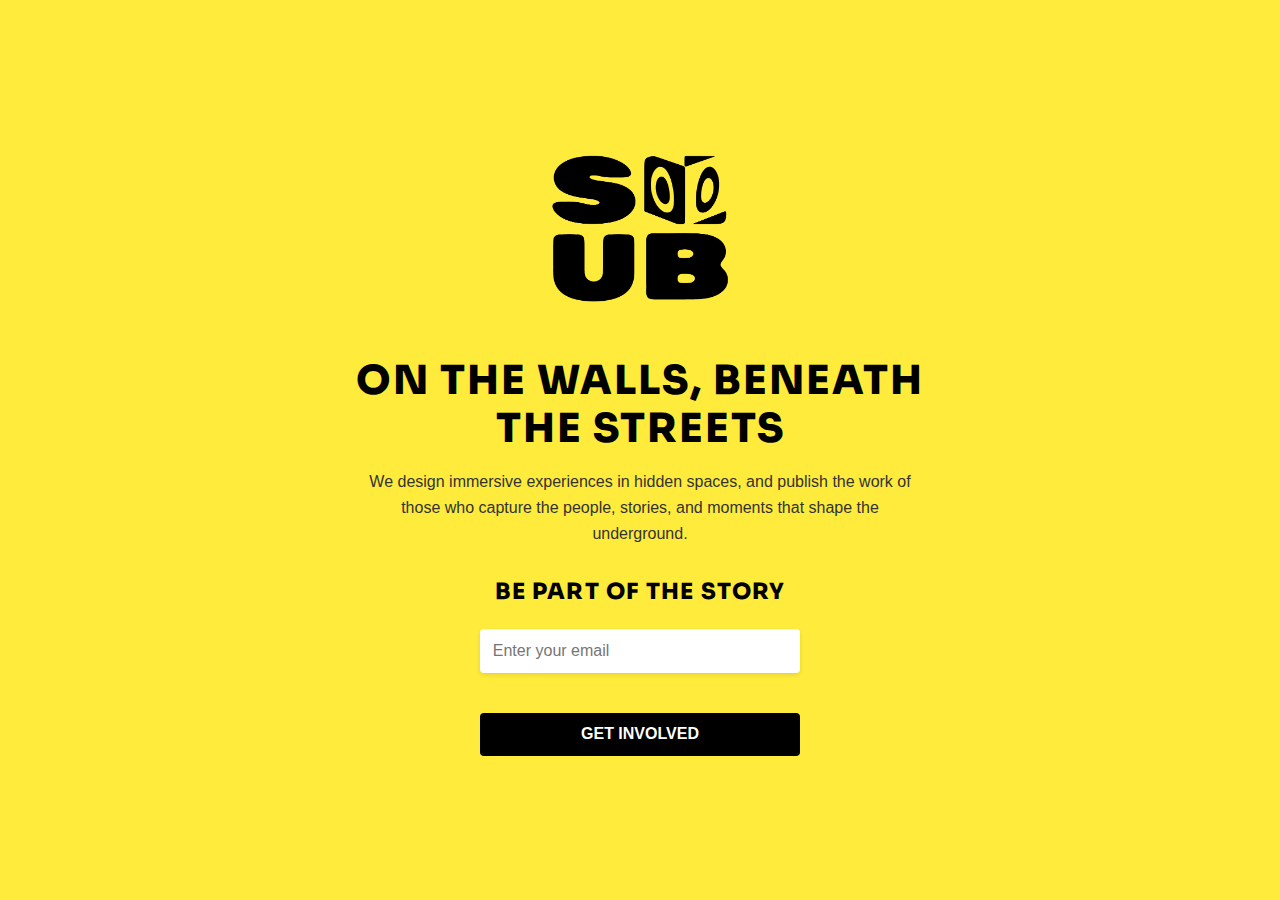
<file: index.html>
<!DOCTYPE html>
<html lang="en">
<head>
  <meta charset="UTF-8">
  <meta name="viewport" content="width=device-width, initial-scale=1.0">
  <link href="https://fonts.googleapis.com/css2?family=Sora:wght@400;600&display=swap" rel="stylesheet">
  <link href="https://fonts.googleapis.com/css2?family=Lexend+Deca:wght@400&display=swap" rel="stylesheet">
  <link rel="stylesheet" href="styles.css"> <!-- Link to external CSS -->
  
  <title>SUBPRESS // Home</title>

  <!-- Favicon Links -->
  <link rel="apple-touch-icon" sizes="180x180" href="img/apple-touch-icon.png">
  <link rel="icon" type="image/png" sizes="32x32" href="img/favicon-32x32.png">
  <link rel="icon" type="image/png" sizes="16x16" href="img/favicon-16x16.png">
  <link rel="manifest" href="img/site.webmanifest">
</head>
<body>
  <div class="landing-container">
    <!-- Logo -->
    <img src="img/subpress-logo-square.png" alt="SUBPRESS Logo" class="logo">
    
    <!-- Tagline -->
    <h1 class="tagline">
      On the walls, beneath the streets
    </h1>

    <!-- Description -->
    <h2 class="description">
      We design immersive experiences in hidden spaces, and publish the work of those who capture the people, stories, and moments that shape the underground.
    </h2>
  
    <!-- Form -->
    <form action="https://formspree.io/f/xrbgkobn" method="POST">
      <label for="email"><h3>Be part of the story</h3></label>
      <input type="email" id="email" name="email" placeholder="Enter your email" required>
      <button type="submit">Get involved</button>
    </form>
  </div>
</body>
</html>
</file>
<file: styles.css>
/* General Reset */
* {
  margin: 0;
  padding: 0;
  box-sizing: border-box;
}

html {
  font-size: 16px; /* Base font size for rem units */
  scroll-behavior: smooth;
}

body {
  font-family: 'Poppins', sans-serif, Arial, sans-serif;
  background-color: #FFEB3B;
  display: flex;
  flex-direction: column;
  justify-content: center;
  align-items: center;
  min-height: 100vh;
  color: #333;
  text-align: center;
}

.landing-container {
  text-align: center;
  width: 100%;
  max-width: 40rem; /* Adjusted to rem */
  padding: 0 1.5em 1.5em; /* Add consistent padding for alignment */
}

.logo {
  width: 16rem; /* Adjusted to rem */
  height: auto;
  margin-bottom: 1rem; /* Space below logo */
}

h1.tagline {
  font-family: 'Sora', sans-serif;
  font-size: 2.5rem;
  font-weight: 900;
  line-height: 1.2;
  margin-bottom: 1rem;
  color: #000;
  text-transform: uppercase;
  letter-spacing: 0.05em;
}

h2.description {
  font-family: 'Poppins', sans-serif;
  font-size: 1rem;
  line-height: 1.6;
  font-weight: 300;
  color: #333;
  padding: 0 1.5rem;
  margin: 0 auto 2rem;
}

h3 {
  font-family: 'Sora', sans-serif;
  font-size: 1.4rem;
  font-weight: 900;
  line-height: 1.2;
  margin-bottom: 1.5rem;
  color: #000;
  text-transform: uppercase;
  letter-spacing: 0.05em;
}

form {
  display: flex;
  flex-direction: column;
  align-items: center;
}

input[type="email"], button {
  padding: 0.8rem;
  font-size: 1rem;
  width: 100%;
  max-width: 20rem;
  border-radius: 4px;
  border: none;
}

input[type="email"] {
  margin-bottom: 1.5rem; /* Increased space between field and button */
  box-shadow: 0 2px 4px rgba(0, 0, 0, 0.1); /* Slight shadow for depth */
}

button {
  background-color: #000;
  color: #fff;
  text-transform: uppercase;
  font-weight: 600;
  cursor: pointer;
  margin-top: 1rem; /* Adds space between the input field and the button */
}

button:hover {
  background-color: #555;
}

button:focus {
  outline: 2px solid #FFEB3B;
  outline-offset: 2px;
}

/* Responsive Adjustments */
@media (max-width: 37.5em) { /* 600px */
  h1.tagline {
      font-size: 2rem;
  }

  h2.description {
      font-size: 0.9rem;
  }

  .logo {
      width: 12rem;
  }

  /* Adjust form input and button for smaller devices */
  input[type="email"], button {
      padding: 0.6rem;
      font-size: 0.9rem;
      max-width: 18rem; /* Make input and button smaller */
  }

  button {
      margin-top: 0.8rem; /* Adjust the margin for smaller screens */
  }
}

@media (max-width: 25em) { /* 400px */
  h1.tagline {
      font-size: 1.8rem;
  }

  h2.description {
      font-size: 0.8rem;
  }

  .logo {
      width: 10rem;
  }

  /* Further adjust form input and button for very small screens */
  input[type="email"], button {
      padding: 0.5rem;
      font-size: 0.8rem;
      max-width: 16rem; /* Reduce further for small devices */
  }

  button {
      margin-top: 0.6rem; /* Adjust the margin for very small screens */
  }
}
</file>
